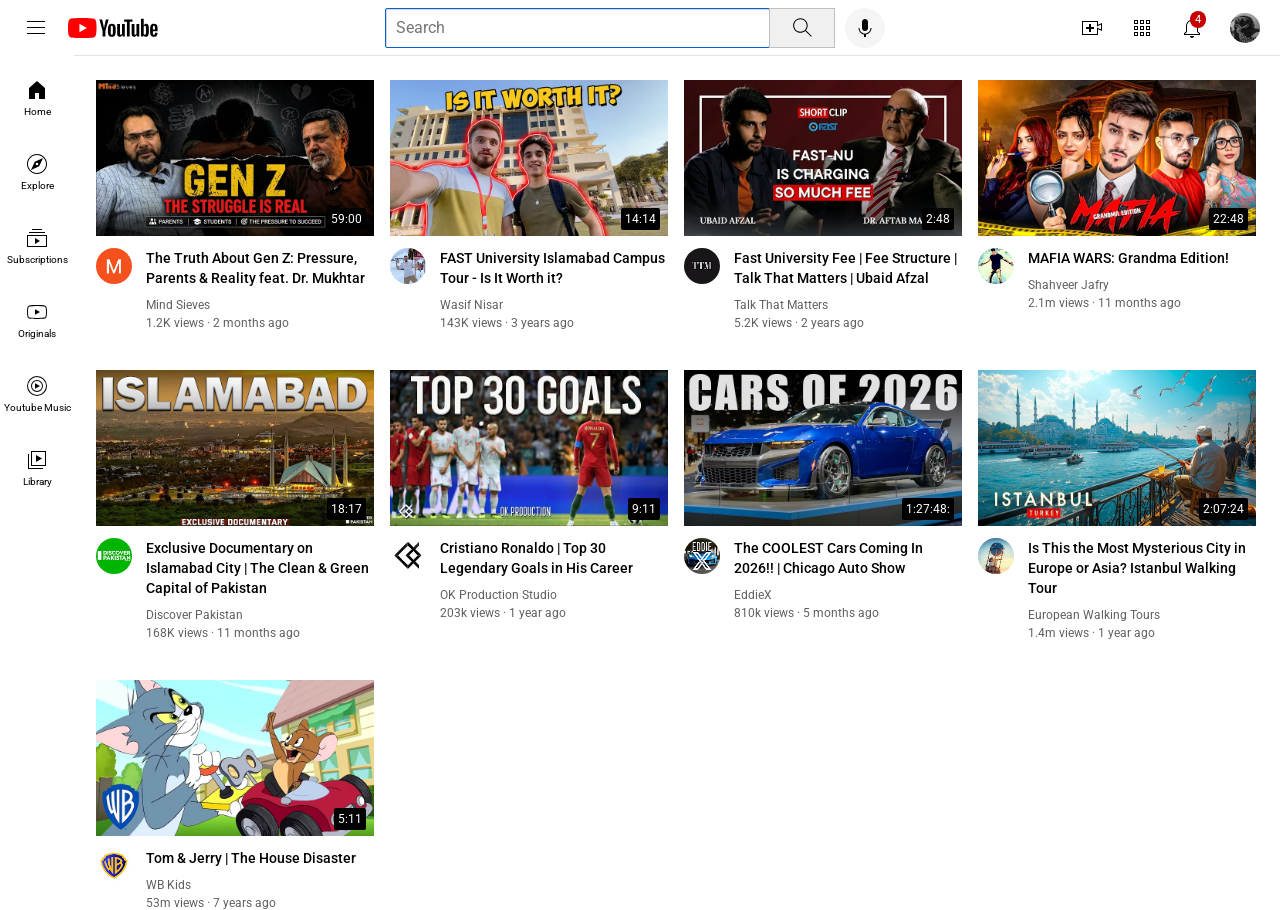
<file: Final-Project/index.html>
<!DOCTYPE html>
<html>
    <head>
          <title>Youtube.com</title>
<link rel="preconnect" href="https://fonts.googleapis.com">
<link rel="preconnect" href="https://fonts.gstatic.com" crossorigin>
<link href="https://fonts.googleapis.com/css2?family=Roboto:ital,wght@0,100..900;1,100..900&display=swap" rel="stylesheet">
<link rel="stylesheet" href="styles/general.css">
<link rel="stylesheet" href="styles/video.css">
<link rel="stylesheet" href="styles/header.css">
<link rel="stylesheet" href="styles/side-bar.css">
    </head>
    <body>
        <div class="header">
            <div class="left-section">
                <img class="hamburger-menue" src="Icons/hamburger-menu.svg">
                <img class="youtube-logo" src="Icons/youtube-logo.svg">
            </div>

            <div class="middle-section">
                <input class="searchbar" type="text" placeholder="Search">
                <button class="search-button">
                    <img class="search-icon" src="Icons/search.svg">
                    <div class="tooltip">Search</div>
                </button>
                <button class="voice-button"> 
                    <img class="voice-icon" src="Icons/voice-search-icon.svg">
                    <div class="voice-tooltip">Search with your voice</div>
                </button>
            </div>
            <div class="right-section">
                <div class="upload-icon-container">
                     <img class="upload" src="Icons/upload.svg">
                     <div class="video-tooltip">Create</div>
                </div>
                <div class="apps-container">
                    <img class="apps" src="Icons/youtube-apps.svg">
                    <div class="video-tooltip">Youtube apps</div>
                </div>
                <div class="notifications-icon-container">
                    <div class="noti-container">
                         <img class="notifications" src="Icons/notifications.svg">
                         <div class="video-tooltip">Notifications</div>
                    </div>
                    <div class="notifications-count">4</div>
                </div>
                <img class="dp" src="Icons/mychannel.jpg">
            </div>
        </div>

        <div class="sidebar">
            <div class="side-bar-link">
                <img src="Icons/home.svg">
                <div>Home</div>
            </div>
            <div class="side-bar-link">
                <img src="Icons/explore.svg">
                <div>Explore</div>
            </div>
            <div class="side-bar-link">
                <img src="Icons/subscriptions.svg">
                <div>Subscriptions</div>
            </div>
            <div class="side-bar-link">
                <img src="Icons/originals.svg">
                <div>Originals</div>
            </div>
            <div class="side-bar-link">
                <img src="Icons/youtube-music.svg">
                <div>Youtube Music</div>
            </div>
            <div class="side-bar-link">
                <img src="Icons/library.svg">
                <div>Library</div>
            </div>
        </div>

        
        <div class="video-grid">
            <a href="https://www.youtube.com/watch?v=NMEZAvPm-6Q&t=4s&pp=ygUKZHIgbXVraHRhcg%3D%3D" target="_blank" class="video-link">
            <div class="video-preview">
            <div class="thumbnail-row">
                <img class="picture" src="thumbnails/thumbnail1.avif">
                <div class="video-time">59:00</div>
            </div>
            <div class="video-info-grid">
                <div class="channel-picture">
                    <img class="profile-picture" src="thumbnails/sirsite.jpg">
                </div>
                <div class="video-info">
        <p class="video-title">
        The Truth About Gen Z: Pressure, Parents & Reality feat. Dr. Mukhtar
        </p>
        <p class="video-author">
            Mind Sieves
        </p>
        <p class="video-stats">
            1.2K views &#183; 2 months ago
        </p>   
                </div>
            </div>
        </div>
        </a>


        <a href="https://www.youtube.com/watch?v=DuxVX27-YRQ&t=211s" target="_blank" class="video-link">
        <div class="video-preview">
            <div class="thumbnail-row2">
                 <img class="picture" src="thumbnails/thumbnail2.avif">
                 <div class="video-time">14:14</div>
            </div>
            <div class="video-info-grid">
                <div class="channel2-picture">
                    <img class="profile-picture2" src="thumbnails/vloggersite.jpg">
                </div>
                <div class="video-info2">
        <p class="video-title">
            FAST University Islamabad Campus Tour - Is It Worth it?
        </p>
        <p class="video-authorr">
            Wasif Nisar
        </p>
        <p class="video-statss">
            143K views &#183; 3 years ago
        </p> 
            </div>
        </div>
        </div>
        </a>


        <a href="https://www.youtube.com/watch?v=T1l73rIeFds&t=39s" target="_blank" class="video-link">
        <div class="video-preview">
            <div class="thumbnail-row">
                <img class="picture" src="thumbnails/thumbnail3.avif">
                <div class="video-time">2:48</div>
            </div>
            <div class="video-info-grid">
                <div class="channel-picture">
                    <img class="profile-picture" src="thumbnails/talksite.jpg">
                </div>
                <div class="video-info">
        <p class="video-title">
        Fast University Fee | Fee Structure | Talk That Matters | Ubaid Afzal
        </p>
        <p class="video-author">
            Talk That Matters
        </p>
        <p class="video-stats">
            5.2K views &#183; 2 years ago
        </p>   
                </div>
            </div>
        </div>
        </a>



        <a href="https://www.youtube.com/watch?v=noal6Om_MI0&pp=ygUMbWFmaWEgZ3Jhbm55" target="_blank" class="video-link">
        <div class="video-preview">
            <div class="thumbnail-row2">
                 <img class="picture" src="thumbnails/thumbnail4.avif">
                 <div class="video-time">22:48</div>
            </div>
            <div class="video-info-grid">
                <div class="channel2-picture">
                    <img class="profile-picture2" src="thumbnails/shavsite.jpg">
                </div>
                <div class="video-info2">
        <p class="video-title">
            MAFIA WARS: Grandma Edition!
        </p>
        <p class="video-authorr">
            Shahveer Jafry
        </p>
        <p class="video-statss">
            2.1m views &#183; 11 months ago
        </p> 
            </div>
        </div>
        </div>
        </a>



        <a href="https://www.youtube.com/watch?v=HjTfLrIOR7Q&t=695s" target="_blank" class="video-link">
        <div class="video-preview">
            <div class="thumbnail-row">
                <img class="picture" src="thumbnails/thumbnail5.avif">
                <div class="video-time">18:17</div>
            </div>
            <div class="video-info-grid">
                <div class="channel-picture">
                    <img class="profile-picture" src="thumbnails/discoversite.jpg">
                </div>
                <div class="video-info">
        <p class="video-title">
            Exclusive Documentary on Islamabad City | The Clean & Green Capital of Pakistan
        </p>
        <p class="video-author">
            Discover Pakistan
        </p>
        <p class="video-stats">
            168K views &#183; 11 months ago
        </p>   
                </div>
            </div>
        </div>
        </a>



        <a href="https://www.youtube.com/watch?v=S_CYTYTdtUY&t=34s&pp=0gcJCUwLAYcqIYzv" target="_blank" class="video-link">
        <div class="video-preview">
            <div class="thumbnail-row2">
                 <img class="picture" src="thumbnails/thumbnail6.avif">
                 <div class="video-time">9:11</div>
            </div>
            <div class="video-info-grid">
                <div class="channel2-picture">
                    <img class="profile-picture2" src="thumbnails/cr7site.jpg">
                </div>
                <div class="video-info2">
        <p class="video-title">
            Cristiano Ronaldo | Top 30 Legendary Goals in His Career 
        </p>
        <p class="video-authorr">
            OK Production Studio
        </p>
        <p class="video-statss">
            203k views &#183; 1 year ago
        </p> 
            </div>
        </div>
        </div>
        </a>



        <a href="https://www.youtube.com/watch?v=MDDVJWkpqwE&t=1156s" target="_blank" class="video-link">
        <div class="video-preview">
            <div class="thumbnail-row2">
                 <img class="picture" src="thumbnails/thumbnail7.avif">
                 <div class="video-time">1:27:48:</div>
            </div>
            <div class="video-info-grid">
                <div class="channel1-picture">
                    <img class="profile-picture2" src="thumbnails/carsite.jpg">
                </div>
                <div class="video-info">
        <p class="video-title">
            The COOLEST Cars Coming In 2026!! | Chicago Auto Show
        </p>
        <p class="video-author">
            EddieX
        </p>
        <p class="video-stats">
            810k views &#183; 5 months ago
        </p> 
            </div>
        </div>
        </div>
        </a>




        <a href="https://www.youtube.com/watch?v=OdJILdx2Q_E&pp=ygUIaXN0YW5idWw%3D" target="_blank" class="video-link">
        <div class="video-preview">
            <div class="thumbnail-row2">
                 <img class="picture" src="thumbnails/thumbnail8.avif">
                 <div class="video-time">2:07:24</div>
            </div>
            <div class="video-info-grid">
                <div class="channel1-picture">
                    <img class="profile-picture2" src="thumbnails/turksite.jpg">
                </div>
                <div class="video-info">
        <p class="video-title">
            Is This the Most Mysterious City in Europe or Asia? Istanbul Walking Tour
        </p>
        <p class="video-author">
            European Walking Tours
        </p>
        <p class="video-stats">
            1.4m views &#183; 1 year ago
        </p> 
            </div>
        </div>
        </div>
        </a>




        <a href="https://www.youtube.com/watch?v=m_2XzeSTEAM&pp=ygUNdG9tIGFuZCBqZXJyeQ%3D%3D" target="_blank" class="video-link">
        <div class="video-preview">
            <div class="thumbnail-row2">
                 <img class="picture" src="thumbnails/thumbnail9.avif">
                 <div class="video-time">5:11</div>
            </div>
            <div class="video-info-grid">
                <div class="channel1-picture">
                    <img class="profile-picture2" src="thumbnails/tomjerrysite.jpg">
                </div>
                <div class="video-info">
        <p class="video-title">
            Tom & Jerry | The House Disaster 
        </p>
        <p class="video-author">
            WB Kids
        </p>
        <p class="video-stats">
            53m views &#183; 7 years ago
        </p> 
            </div>
        </div>
        </div>
        </a>

        </div>
    </body>
</html>
</file>
<file: Final-Project/styles/general.css>
p {
                font-family: Roboto, Arial;
                margin-top: 0;
                margin-bottom: 0;

            }   
            body {
                margin: 0;
                padding-top: 80px;
                padding-left: 96px;
                padding-right: 24px;
                background-color: light rgb(248, 248, 248);
            }
</file>
<file: Final-Project/styles/video.css>
.picture {
                width: 100%;
            } 
            .video-title {
                margin-top: 0;
                font-size: 14px;
                font-weight: 500;
                line-height: 20px;
                margin-bottom: 10px;
            }
            .profile-picture {
                width: 36px;
                border-radius: 50px;
            }
            .thumbnail-row {
                margin-bottom: 8px;
                position: relative;
            }
            .video-author,.video-stats {
                font-size: 12px;
                color: rgb(96,96,96);
            }
            .video-author {
                margin-bottom: 4px;
            }
            .video-info-grid {
                display: grid;
                grid-template-columns: 50px 1fr;
            }



            .profile-picture2 {
                border-radius: 50px;
                width:36px;
            }
            .video-authorr, .video-statss {
                font-size: 12px;
                color: rgb(96,96,96);
            }
            .thumbnail-row2 {
                margin-bottom: 8px;
                position: relative;
            }
            .video-authorr {
                margin-bottom: 4px;
            }
            .video-grid {
                display: grid;
                grid-template-columns: 1fr 1fr 1fr;
                column-gap: 16px;
                row-gap: 40px;
            }
            @media (max-width: 750px) {
                .video-grid {
                    grid-template-columns: 1fr 1fr;
                }
            }
            @media (min-width: 751px) and (max-width: 99px) {
                .video-grid {
                    grid-template-columns: 1fr 1fr 1fr;
                }
            }
            @media (min-width: 1000px) {
                .video-grid {
                    grid-template-columns: 1fr 1fr 1fr 1fr;
                }
            }
            
            .video-time {
                background-color: black;
                color: white;
                position: absolute;
                bottom: 10px;
                right: 8px;
                font-family: Roboto,Arial;
                font-size: 12px;
                font-weight: 500px;
                padding-left: 4px;
                padding-right: 4px;
                padding-top: 4px;
                padding-bottom: 4px;
                border-radius: 2px;
            }
            .video-link {
                text-decoration: none;
                color: inherit;
                display: block;
            }
</file>
<file: Final-Project/styles/header.css>
.header {
    height: 55px;
    display: flex;
    flex-direction: row;
    justify-content: space-between;
    position: fixed;
    top: 0px;
    left: 0px;
    right: 0px;
    background-color: white;
    border-bottom-width: 1px;
    border-bottom-style: solid;
    border-bottom-color: rgb(228, 228, 228);
    z-index: 100;

}
.left-section {
    align-items: center;
    display: flex;
}
.hamburger-menue {
    height: 24px;
    margin-left: 24px;
    margin-right: 20px;
}
.youtube-logo {
    height: 20px;
}
.middle-section {
    flex: 1;
    margin-left: 70px;
    margin-right: 38px;
    max-width: 500px;
    display: flex;
    align-items: center;
}
.search-button {
    height:40px;
    width:66px;
    background-color: rgb(240 240 240);
    border-width: 1px;
    border-style: solid;
    border-color: rgb(192 192 192);
    margin-left: -1px;
    margin-right: 10px;
    position: relative;
    display: flex;
    justify-content: center;
    align-items: center;
}
.search-button .tooltip {
    position: absolute;
    background-color: gray;
    color: white;
    padding-top: 4px;
    padding-bottom: 4px;
    padding-left: 8px;
    padding-right: 8px;
    border-radius: 2px;
    font-size: 12px;
    bottom: -30px;
    opacity: 0;
    transition: opacity 0.15s;
    pointer-events: none;
}
.search-button:hover .tooltip {
    opacity: 1;
} 
.search-icon {
    height: 25px;
}
.voice-button {
    height: 40px;
    width: 40px;
    border-radius: 20px;
    border: none;
    background-color: rgb(245, 245, 245);
    position: relative;
    display: flex;
    justify-content: center;
    align-items: center;
}
.voice-button .voice-tooltip {
    position: absolute;
    background-color: gray;
    color: white;
    padding-top: 4px;
    padding-bottom: 4px;
    padding-left: 8px;
    padding-right: 8px;
    border-radius: 2px;
    font-size: 12px;
    bottom: -29px;
    opacity: 0;
    transition: opacity 0.15s;
    pointer-events: none;
    white-space: nowrap;
}
.voice-button:hover .voice-tooltip {
    opacity: 1;
}
.voice-icon {
    height: 24px;
}
.searchbar {
    flex: 1;
    height: 36px;
    font-size: 16px;
    padding-left: 10px;
    border-width: 1px;
    border-style: solid;
    border-color: rgb(6, 95, 212);
    border-radius: 2px;
    box-shadow: inset 1px 1px 1px lightgray;
    width: 0;
}
.searchbar {
    transition: border-color 0.15s;
}

.searchbar:focus {
    outline: none;
    border-color: rgb(6, 95, 212);
}
.searchbar::placeholder {
    font-family: Roboto,Arial;
    font-size: 16px;
}
.right-section {
    width: 180px;
    display: flex;
    align-items: center;
    justify-content: space-between;
    margin-right: 20px;
    flex-shrink: 0;
}
.upload {
    height: 24px;
}
.apps {
    height: 24px;
}
.notifications {
    height: 24px;

}
.notifications-icon-container {
    position: relative;
}
.notifications-count {
    position: absolute;
    top: -5px;
    right: -2px;
    background-color: rgb(200, 0, 0);
    color: white;
    border-radius: 10px;
    font-family: Roboto,Arial;
    font-size: 11px;
    padding-left: 5px;
    padding-right: 5px;
    padding-top: 2px;
    padding-bottom: 2px;
}
.dp {
    border-radius: 15px;
    height: 30px;
    width: 30px;
    cursor: pointer;
}
.upload-icon-container, .apps-container,
.noti-container {
    position: relative;
    display: flex;
    justify-content: center;
    align-items: center;
}
.upload-icon-container .video-tooltip,
.apps-container .video-tooltip,
.noti-container .video-tooltip {
    position: absolute;
    background-color: gray;
    color: white;
    padding-top: 4px;
    padding-bottom: 4px;
    padding-left: 8px;
    padding-right: 8px;
    border-radius: 2px;
    font-size: 12px;
    bottom: -28px;
    opacity: 0;
    transition: opacity 0.15s;
    pointer-events: none;
    white-space: nowrap;
}
.upload-icon-container:hover .video-tooltip,
.apps-container:hover .video-tooltip,
.noti-container:hover .video-tooltip {
    opacity: 1;
}
</file>
<file: Final-Project/styles/side-bar.css>
.sidebar {
    position: fixed;
    left: 0px;
    bottom: 0px;
    top: 55px;
    background-color: white;
    width:74px;
    z-index: 200;
    padding-top: 5px;
}
.side-bar-link {
    height: 74px;
    display: flex;
    justify-content: center;
    align-items: center;
    flex-direction: column;
    cursor: pointer;
}
.side-bar-link:hover {
    background-color: rgb(235, 235, 235);

}
.side-bar-link img {
    height:24px;
    margin-bottom: 4px;
}
.side-bar-link div {
    font-family: Roboto, Arial;
    font-size: 10px;
    
}
</file>
